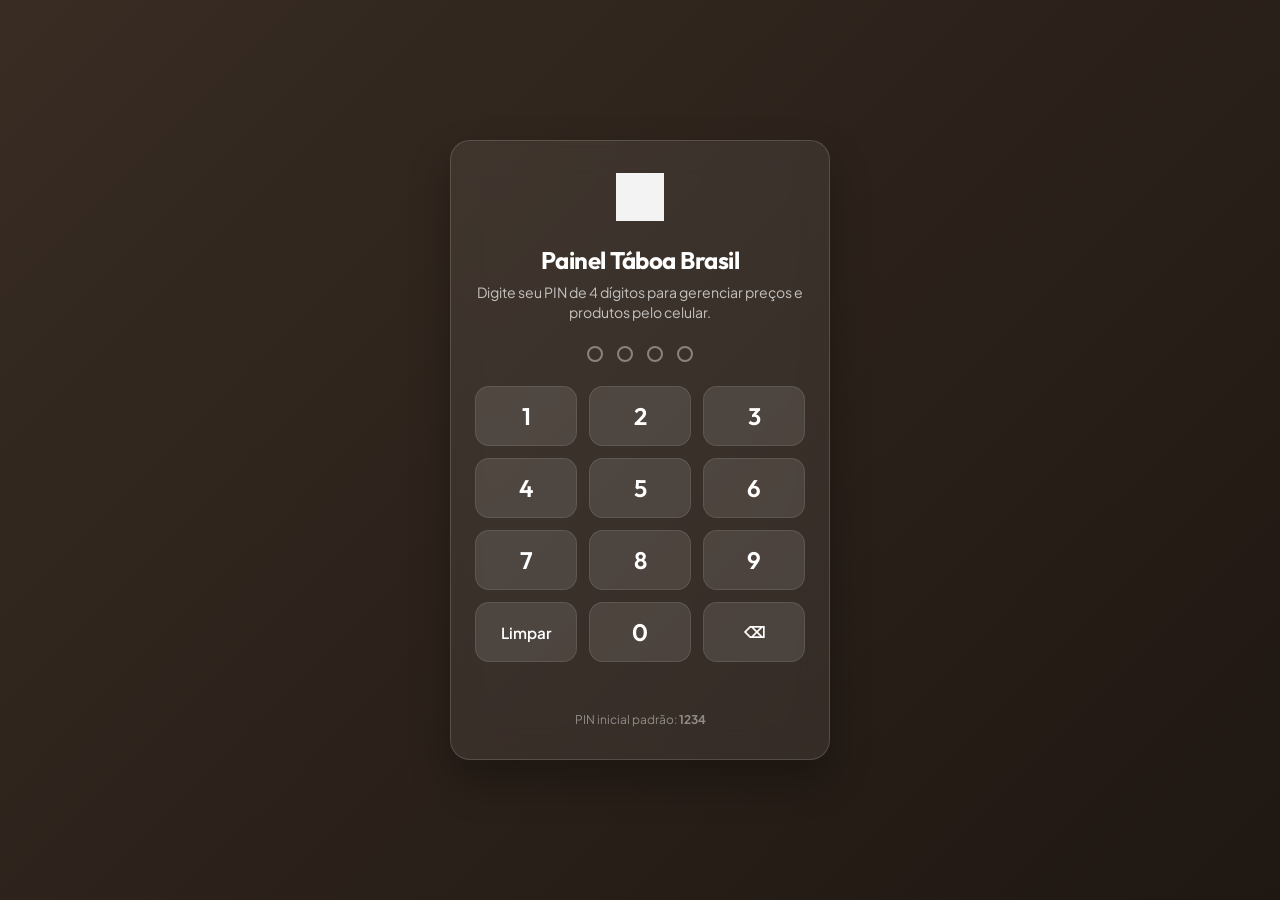
<file: admin.html>
<!DOCTYPE html>
<html lang="pt-BR">
<head>
  <meta charset="UTF-8" />
  <meta name="viewport" content="width=device-width, initial-scale=1.0, maximum-scale=1.0, user-scalable=no" />
  <title>Painel Lojista | Táboa Brasil</title>
  <meta name="description" content="Gerenciamento de produtos, fotos e preços da Táboa Brasil." />
  <link rel="icon" type="image/png" href="assets/logo.png" />

  <!-- Google Fonts: Outfit + Plus Jakarta Sans -->
  <link rel="preconnect" href="https://fonts.googleapis.com" />
  <link rel="preconnect" href="https://fonts.gstatic.com" crossorigin />
  <link href="https://fonts.googleapis.com/css2?family=Outfit:wght@500;600;700;800&family=Plus+Jakarta+Sans:wght@400;500;600;700&display=swap" rel="stylesheet" />

  <!-- Estilos do Painel -->
  <link rel="stylesheet" href="css/admin.css" />
</head>
<body>

  <!-- ==========================================================================
       1. TELA DE BLOQUEIO POR PIN (SUPER FÁCIL NO CELULAR)
       ========================================================================== -->
  <div id="admin-lock-screen" class="admin-lock-screen">
    <div class="lock-card">
      <div class="lock-logo-wrapper">
        <img src="assets/logo.png" alt="Táboa Brasil" />
      </div>
      <h1 class="lock-title">Painel Táboa Brasil</h1>
      <p class="lock-subtitle">Digite seu PIN de 4 dígitos para gerenciar preços e produtos pelo celular.</p>

      <div class="pin-display">
        <span class="pin-dot" id="dot-0"></span>
        <span class="pin-dot" id="dot-1"></span>
        <span class="pin-dot" id="dot-2"></span>
        <span class="pin-dot" id="dot-3"></span>
      </div>

      <!-- Teclado Numérico em Tela -->
      <div class="pin-keypad">
        <button type="button" class="pin-btn" data-key="1">1</button>
        <button type="button" class="pin-btn" data-key="2">2</button>
        <button type="button" class="pin-btn" data-key="3">3</button>
        <button type="button" class="pin-btn" data-key="4">4</button>
        <button type="button" class="pin-btn" data-key="5">5</button>
        <button type="button" class="pin-btn" data-key="6">6</button>
        <button type="button" class="pin-btn" data-key="7">7</button>
        <button type="button" class="pin-btn" data-key="8">8</button>
        <button type="button" class="pin-btn" data-key="9">9</button>
        <button type="button" class="pin-btn action-btn" id="btn-clear-pin">Limpar</button>
        <button type="button" class="pin-btn" data-key="0">0</button>
        <button type="button" class="pin-btn action-btn" id="btn-backspace-pin">⌫</button>
      </div>

      <div class="lock-error-msg" id="lock-error-msg"></div>
      <p class="lock-hint">PIN inicial padrão: <strong>1234</strong></p>
    </div>
  </div>

  <!-- ==========================================================================
       2. CABEÇALHO DO PAINEL
       ========================================================================== -->
  <header class="admin-header">
    <div class="admin-header-container">
      <a href="index.html" class="header-brand" title="Ver site">
        <img src="assets/logo.png" alt="Táboa Brasil" />
        <span class="header-badge" id="storage-mode-badge">Painel Lojista</span>
      </a>

      <div class="header-actions">
        <a href="index.html" class="btn-header-action" title="Abrir Vitrine Virtual">
          <svg width="15" height="15" viewBox="0 0 24 24" fill="none" stroke="currentColor" stroke-width="2"><path d="M18 13v6a2 2 0 0 1-2 2H5a2 2 0 0 1-2-2V8a2 2 0 0 1 2-2h6"></path><polyline points="15 3 21 3 21 9"></polyline><line x1="10" y1="14" x2="21" y2="3"></line></svg>
          <span>Ver Loja</span>
        </a>
        <button type="button" class="btn-header-action" id="btn-lock-admin" title="Bloquear painel">
          <svg width="15" height="15" viewBox="0 0 24 24" fill="none" stroke="currentColor" stroke-width="2"><rect x="3" y="11" width="18" height="11" rx="2" ry="2"></rect><path d="M7 11V7a5 5 0 0 1 10 0v4"></path></svg>
        </button>
      </div>
    </div>
  </header>

  <!-- ==========================================================================
       3. CONTEÚDO PRINCIPAL
       ========================================================================== -->
  <main class="admin-main">
    <!-- Estatísticas Rápidas -->
    <div class="stats-grid">
      <div class="stat-card">
        <div class="stat-value" id="stat-total-products">0</div>
        <div class="stat-label">Total de Peças</div>
      </div>
      <div class="stat-card">
        <div class="stat-value" id="stat-active-products">0</div>
        <div class="stat-label">Ativas no Site</div>
      </div>
      <div class="stat-card">
        <div class="stat-value" id="stat-paused-products">0</div>
        <div class="stat-label">Pausadas / Esgotadas</div>
      </div>
    </div>

    <!-- Banner de Ação de Cadastro -->
    <div class="action-banner">
      <div class="action-banner-text">
        <h2>Catálogo de Peças</h2>
        <p>Altere preços com 1 toque ou adicione novas peças com foto.</p>
      </div>
      <button type="button" class="btn-add-product" id="btn-open-create-modal">
        <svg width="18" height="18" viewBox="0 0 24 24" fill="none" stroke="currentColor" stroke-width="2.5"><line x1="12" y1="5" x2="12" y2="19"></line><line x1="5" y1="12" x2="19" y2="12"></line></svg>
        <span>Nova Peça</span>
      </button>
    </div>

    <!-- Filtro de Busca -->
    <div class="search-box">
      <svg viewBox="0 0 24 24" fill="none" stroke="currentColor" stroke-width="2"><circle cx="11" cy="11" r="8"></circle><line x1="21" y1="21" x2="16.65" y2="16.65"></line></svg>
      <input type="text" id="admin-search-input" placeholder="Buscar por nome ou categoria..." />
    </div>

    <div class="section-header">
      <h3 class="section-title">Suas Peças Cadastradas</h3>
    </div>

    <!-- Lista de Peças -->
    <div class="product-list" id="admin-product-list">
      <!-- Inserido dinamicamente via JS -->
    </div>
  </main>

  <!-- ==========================================================================
       4. MODAL: EDIÇÃO RÁPIDA DE PREÇO (1 CLIQUE)
       ========================================================================== -->
  <div class="modal-overlay" id="quick-price-modal">
    <div class="modal-sheet">
      <div class="modal-header">
        <div>
          <h3 class="modal-title">Alterar Preço</h3>
          <p id="quick-price-product-name" style="font-size: 0.85rem; color: var(--adm-text-muted);"></p>
        </div>
        <button type="button" class="btn-close-modal" id="btn-close-quick-price">&times;</button>
      </div>

      <div class="price-input-wrapper">
        <span class="price-currency">R$</span>
        <input type="number" step="0.01" min="0" id="quick-price-input" class="price-input-huge" placeholder="0,00" inputmode="decimal" />
      </div>

      <!-- Atalhos de ajuste rápido -->
      <div class="quick-price-chips">
        <button type="button" class="chip-btn" data-add="-10">- R$ 10</button>
        <button type="button" class="chip-btn" data-add="-5">- R$ 5</button>
        <button type="button" class="chip-btn" data-add="5">+ R$ 5</button>
        <button type="button" class="chip-btn" data-add="10">+ R$ 10</button>
      </div>

      <div class="modal-actions-row">
        <button type="button" class="btn-secondary-block" id="btn-cancel-quick-price">Cancelar</button>
        <button type="button" class="btn-primary-block" id="btn-save-quick-price">
          <svg width="18" height="18" viewBox="0 0 24 24" fill="none" stroke="currentColor" stroke-width="2"><polyline points="20 6 9 17 4 12"></polyline></svg>
          <span>Salvar Preço</span>
        </button>
      </div>
    </div>
  </div>

  <!-- ==========================================================================
       5. MODAL: CADASTRAR OU EDITAR PEÇA COMPLETA (COM FOTO DA GALERIA)
       ========================================================================== -->
  <div class="modal-overlay" id="product-form-modal">
    <div class="modal-sheet">
      <div class="modal-header">
        <h3 class="modal-title" id="form-modal-title">Cadastrar Nova Peça</h3>
        <button type="button" class="btn-close-modal" id="btn-close-form-modal">&times;</button>
      </div>

      <form id="product-form">
        <input type="hidden" id="form-product-id" />

        <!-- FOTO DIRETO DA GALERIA DO CELULAR -->
        <div class="form-group">
          <label class="form-label">Foto da Peça (Galeria ou Câmera)</label>
          <div class="photo-upload-zone" id="photo-upload-zone">
            <img id="photo-preview" class="photo-preview-image" alt="Prévia da foto" />
            
            <div class="upload-prompt" id="upload-prompt">
              <svg class="upload-icon" viewBox="0 0 24 24" fill="none" stroke="currentColor"><rect x="3" y="3" width="18" height="18" rx="2" ry="2"></rect><circle cx="8.5" cy="8.5" r="1.5"></circle><polyline points="21 15 16 10 5 21"></polyline></svg>
              <span class="upload-btn-text">📷 Escolher foto da galeria</span>
              <span class="upload-hint">Toque aqui para abrir as fotos do seu celular</span>
            </div>
            
            <!-- Input nativo do celular que abre câmera e galeria -->
            <input type="file" id="form-image-file" accept="image/*" style="display: none;" />
          </div>
          <input type="hidden" id="form-image-data" />
        </div>

        <!-- Nome da Peça -->
        <div class="form-group">
          <label class="form-label" for="form-name">Nome da Peça *</label>
          <input type="text" id="form-name" class="form-control" placeholder="Ex: Bolsa Meia Lua Mineira" required />
        </div>

        <!-- Categoria e Preço lado a lado -->
        <div style="display: grid; grid-template-columns: 1fr 1fr; gap: 10px;">
          <div class="form-group">
            <label class="form-label" for="form-category">Categoria *</label>
            <select id="form-category" class="form-control" required>
              <option value="bolsas">Bolsas</option>
              <option value="cestos">Cestos</option>
              <option value="decoracao">Decoração & Mesa</option>
            </select>
          </div>

          <div class="form-group">
            <label class="form-label" for="form-price">Preço (R$) *</label>
            <input type="number" step="0.01" min="0" id="form-price" class="form-control" placeholder="Ex: 89,90" inputmode="decimal" required />
          </div>
        </div>

        <!-- Selo / Destaque -->
        <div class="form-group">
          <label class="form-label" for="form-badge">Etiqueta de Destaque (Opcional)</label>
          <input type="text" id="form-badge" class="form-control" placeholder="Ex: Destaque, Mais Pedida, Exclusiva" />
        </div>

        <!-- Medidas -->
        <div class="form-group">
          <label class="form-label" for="form-dimensions">Medidas Aproximadas</label>
          <input type="text" id="form-dimensions" class="form-control" placeholder="Ex: 30 cm de largura x 20 cm de altura" />
        </div>

        <!-- Descrição -->
        <div class="form-group">
          <label class="form-label" for="form-description">Descrição da Peça</label>
          <textarea id="form-description" class="form-control" rows="3" placeholder="Conte os detalhes do trançado, formato ou sugestões de uso..."></textarea>
        </div>

        <div class="modal-actions-row">
          <button type="button" class="btn-secondary-block" id="btn-cancel-form">Cancelar</button>
          <button type="submit" class="btn-primary-block" id="btn-save-product">
            <svg width="18" height="18" viewBox="0 0 24 24" fill="none" stroke="currentColor" stroke-width="2"><polyline points="20 6 9 17 4 12"></polyline></svg>
            <span>Salvar Peça</span>
          </button>
        </div>
      </form>
    </div>
  </div>

  <!-- Toast Notification -->
  <div id="admin-toast" class="admin-toast">Preço atualizado com sucesso!</div>

  <!-- Scripts -->
  <script src="js/image-utils.js"></script>
  <script src="js/firebase-config.js"></script>
  <script src="js/products-store.js"></script>
  <script src="js/admin.js"></script>
</body>
</html>
</file>
<file: css/admin.css>
/* ==========================================================================
   TÁBOA BRASIL - PAINEL ADMINISTRATIVO MOBILE-FIRST
   Design acolhedor, elegante e otimizado para uso no celular.
   ========================================================================== */

:root {
  --adm-bg: #f8f6f0;
  --adm-card-bg: #ffffff;
  --adm-primary: #3d2f25;
  --adm-primary-hover: #291f18;
  --adm-accent: #c48b48;
  --adm-accent-hover: #b0793b;
  --adm-text-main: #2b2520;
  --adm-text-muted: #736960;
  --adm-border: #e6ded5;
  --adm-success: #2e7d32;
  --adm-success-bg: #edf7ed;
  --adm-danger: #c62828;
  --adm-danger-bg: #fdeded;
  --adm-warning: #ed6c02;
  --adm-warning-bg: #fff4e5;
  --adm-radius-sm: 8px;
  --adm-radius-md: 14px;
  --adm-radius-lg: 20px;
  --adm-shadow-sm: 0 2px 8px rgba(43, 37, 32, 0.05);
  --adm-shadow-md: 0 6px 18px rgba(43, 37, 32, 0.08);
  --adm-shadow-lg: 0 12px 32px rgba(43, 37, 32, 0.12);
  --font-heading: 'Outfit', sans-serif;
  --font-body: 'Plus Jakarta Sans', sans-serif;
}

* {
  box-sizing: border-box;
  margin: 0;
  padding: 0;
  -webkit-tap-highlight-color: transparent;
}

body {
  font-family: var(--font-body);
  background-color: var(--adm-bg);
  color: var(--adm-text-main);
  min-height: 100vh;
  display: flex;
  flex-direction: column;
}

/* ==========================================================================
   1. TELA DE BLOQUEIO / LOGIN COM PIN
   ========================================================================== */
.admin-lock-screen {
  position: fixed;
  inset: 0;
  background: linear-gradient(135deg, #382c23 0%, #1f1712 100%);
  color: #ffffff;
  z-index: 9999;
  display: flex;
  align-items: center;
  justify-content: center;
  padding: 24px;
  transition: opacity 0.3s ease, visibility 0.3s ease;
}

.admin-lock-screen.hidden {
  opacity: 0;
  visibility: hidden;
  pointer-events: none;
}

.lock-card {
  width: 100%;
  max-width: 380px;
  background: rgba(255, 255, 255, 0.07);
  backdrop-filter: blur(16px);
  -webkit-backdrop-filter: blur(16px);
  border: 1px solid rgba(255, 255, 255, 0.15);
  border-radius: var(--adm-radius-lg);
  padding: 32px 24px;
  text-align: center;
  box-shadow: 0 20px 40px rgba(0, 0, 0, 0.3);
}

.lock-logo-wrapper {
  margin-bottom: 20px;
}

.lock-logo-wrapper img {
  height: 48px;
  filter: brightness(0) invert(1);
  opacity: 0.95;
}

.lock-title {
  font-family: var(--font-heading);
  font-size: 1.5rem;
  font-weight: 700;
  letter-spacing: -0.5px;
  margin-bottom: 8px;
}

.lock-subtitle {
  font-size: 0.88rem;
  color: rgba(255, 255, 255, 0.7);
  margin-bottom: 24px;
  line-height: 1.4;
}

.pin-display {
  display: flex;
  justify-content: center;
  gap: 14px;
  margin-bottom: 24px;
}

.pin-dot {
  width: 16px;
  height: 16px;
  border-radius: 50%;
  border: 2px solid rgba(255, 255, 255, 0.4);
  transition: all 0.2s ease;
}

.pin-dot.filled {
  background-color: var(--adm-accent);
  border-color: var(--adm-accent);
  transform: scale(1.15);
  box-shadow: 0 0 10px rgba(196, 139, 72, 0.6);
}

.pin-keypad {
  display: grid;
  grid-template-columns: repeat(3, 1fr);
  gap: 12px;
  margin-bottom: 16px;
}

.pin-btn {
  background: rgba(255, 255, 255, 0.1);
  border: 1px solid rgba(255, 255, 255, 0.1);
  color: #ffffff;
  font-family: var(--font-heading);
  font-size: 1.5rem;
  font-weight: 600;
  height: 60px;
  border-radius: var(--adm-radius-md);
  cursor: pointer;
  display: flex;
  align-items: center;
  justify-content: center;
  transition: all 0.15s ease;
}

.pin-btn:active {
  background: var(--adm-accent);
  transform: scale(0.95);
}

.pin-btn.action-btn {
  font-size: 0.95rem;
  font-family: var(--font-body);
}

.lock-error-msg {
  color: #ff6b6b;
  font-size: 0.85rem;
  min-height: 20px;
  margin-top: 8px;
}

.lock-hint {
  font-size: 0.75rem;
  color: rgba(255, 255, 255, 0.45);
  margin-top: 14px;
}

/* ==========================================================================
   2. CABEÇALHO DO PAINEL
   ========================================================================== */
.admin-header {
  background-color: var(--adm-primary);
  color: #ffffff;
  position: sticky;
  top: 0;
  z-index: 100;
  box-shadow: var(--adm-shadow-md);
}

.admin-header-container {
  max-width: 800px;
  margin: 0 auto;
  padding: 14px 18px;
  display: flex;
  align-items: center;
  justify-content: space-between;
}

.header-brand {
  display: flex;
  align-items: center;
  gap: 12px;
  text-decoration: none;
  color: inherit;
}

.header-brand img {
  height: 32px;
  filter: brightness(0) invert(1);
}

.header-badge {
  font-size: 0.72rem;
  font-weight: 700;
  text-transform: uppercase;
  letter-spacing: 0.5px;
  background: var(--adm-accent);
  color: #ffffff;
  padding: 3px 8px;
  border-radius: 20px;
}

.header-actions {
  display: flex;
  align-items: center;
  gap: 10px;
}

.btn-header-action {
  background: rgba(255, 255, 255, 0.12);
  border: none;
  color: #ffffff;
  padding: 8px 12px;
  border-radius: var(--adm-radius-sm);
  font-size: 0.82rem;
  font-weight: 600;
  display: inline-flex;
  align-items: center;
  gap: 6px;
  cursor: pointer;
  text-decoration: none;
  transition: background 0.2s;
}

.btn-header-action:hover {
  background: rgba(255, 255, 255, 0.2);
}

/* ==========================================================================
   3. CORPO PRINCIPAL & ESTATÍSTICAS RÁPIDAS
   ========================================================================== */
.admin-main {
  flex: 1;
  max-width: 800px;
  width: 100%;
  margin: 0 auto;
  padding: 18px 16px 80px;
}

.stats-grid {
  display: grid;
  grid-template-columns: repeat(3, 1fr);
  gap: 10px;
  margin-bottom: 20px;
}

.stat-card {
  background: var(--adm-card-bg);
  border: 1px solid var(--adm-border);
  border-radius: var(--adm-radius-md);
  padding: 12px 10px;
  text-align: center;
  box-shadow: var(--adm-shadow-sm);
}

.stat-value {
  font-family: var(--font-heading);
  font-size: 1.4rem;
  font-weight: 800;
  color: var(--adm-primary);
  line-height: 1.1;
  margin-bottom: 4px;
}

.stat-label {
  font-size: 0.74rem;
  color: var(--adm-text-muted);
  font-weight: 600;
}

/* Barra de Ações Rápidas */
.action-banner {
  background: linear-gradient(135deg, #46372d 0%, #30241c 100%);
  color: #ffffff;
  border-radius: var(--adm-radius-lg);
  padding: 18px 20px;
  display: flex;
  align-items: center;
  justify-content: space-between;
  gap: 16px;
  margin-bottom: 24px;
  box-shadow: var(--adm-shadow-md);
}

.action-banner-text h2 {
  font-family: var(--font-heading);
  font-size: 1.15rem;
  font-weight: 700;
  margin-bottom: 4px;
}

.action-banner-text p {
  font-size: 0.82rem;
  color: rgba(255, 255, 255, 0.8);
}

.btn-add-product {
  background: var(--adm-accent);
  color: #ffffff;
  border: none;
  font-family: var(--font-heading);
  font-weight: 700;
  font-size: 0.95rem;
  padding: 12px 18px;
  border-radius: var(--adm-radius-md);
  cursor: pointer;
  display: inline-flex;
  align-items: center;
  gap: 8px;
  white-space: nowrap;
  box-shadow: 0 4px 12px rgba(196, 139, 72, 0.4);
  transition: transform 0.15s, background 0.2s;
}

.btn-add-product:active {
  transform: scale(0.96);
}

/* ==========================================================================
   4. LISTA DE PRODUTOS CADASTRADOS
   ========================================================================== */
.section-header {
  display: flex;
  align-items: center;
  justify-content: space-between;
  margin-bottom: 14px;
}

.section-title {
  font-family: var(--font-heading);
  font-size: 1.1rem;
  font-weight: 700;
  color: var(--adm-primary);
}

.search-box {
  position: relative;
  margin-bottom: 14px;
}

.search-box input {
  width: 100%;
  padding: 10px 14px 10px 38px;
  border: 1px solid var(--adm-border);
  border-radius: var(--adm-radius-md);
  font-size: 0.88rem;
  background: var(--adm-card-bg);
  outline: none;
  font-family: inherit;
}

.search-box svg {
  position: absolute;
  left: 12px;
  top: 50%;
  transform: translateY(-50%);
  width: 16px;
  height: 16px;
  stroke: var(--adm-text-muted);
}

.product-list {
  display: flex;
  flex-direction: column;
  gap: 12px;
}

/* Card Individual de Produto */
.adm-product-card {
  background: var(--adm-card-bg);
  border: 1px solid var(--adm-border);
  border-radius: var(--adm-radius-md);
  padding: 14px;
  display: grid;
  grid-template-columns: 84px 1fr;
  gap: 14px;
  box-shadow: var(--adm-shadow-sm);
  position: relative;
  transition: border-color 0.2s, box-shadow 0.2s;
}

.adm-product-card.paused {
  opacity: 0.65;
  background: #fdfbf7;
}

.prod-thumb-container {
  width: 84px;
  height: 84px;
  border-radius: var(--adm-radius-sm);
  overflow: hidden;
  background-color: #eee9e0;
  position: relative;
  flex-shrink: 0;
}

.prod-thumb {
  width: 100%;
  height: 100%;
  object-fit: cover;
}

.prod-badge-tag {
  position: absolute;
  top: 4px;
  left: 4px;
  background: rgba(0, 0, 0, 0.65);
  color: #ffffff;
  font-size: 0.62rem;
  font-weight: 700;
  padding: 2px 5px;
  border-radius: 4px;
  backdrop-filter: blur(4px);
}

.prod-info {
  display: flex;
  flex-direction: column;
  justify-content: space-between;
}

.prod-top-row {
  display: flex;
  align-items: flex-start;
  justify-content: space-between;
  gap: 8px;
}

.prod-name {
  font-family: var(--font-heading);
  font-size: 0.96rem;
  font-weight: 700;
  line-height: 1.25;
  color: var(--adm-text-main);
  margin-bottom: 2px;
}

.prod-category {
  font-size: 0.74rem;
  color: var(--adm-text-muted);
}

/* Botão de Preço com 1 Clique */
.price-tag-button {
  background: #f4ede4;
  border: 1px dashed var(--adm-accent);
  color: var(--adm-primary);
  font-family: var(--font-heading);
  font-size: 1.05rem;
  font-weight: 800;
  padding: 4px 10px;
  border-radius: var(--adm-radius-sm);
  cursor: pointer;
  display: inline-flex;
  align-items: center;
  gap: 6px;
  margin-top: 6px;
  width: fit-content;
  transition: all 0.15s;
}

.price-tag-button:hover,
.price-tag-button:active {
  background: var(--adm-accent);
  color: #ffffff;
  border-style: solid;
}

.price-edit-icon {
  width: 13px;
  height: 13px;
  opacity: 0.7;
}

/* Barra de Ações Rápidas do Card */
.card-actions-row {
  display: flex;
  align-items: center;
  gap: 8px;
  margin-top: 10px;
  padding-top: 10px;
  border-top: 1px solid #f0ebe4;
  grid-column: 1 / -1;
}

.btn-card-action {
  flex: 1;
  background: #fbf9f6;
  border: 1px solid var(--adm-border);
  padding: 8px 6px;
  border-radius: var(--adm-radius-sm);
  font-size: 0.78rem;
  font-weight: 600;
  color: var(--adm-text-main);
  display: inline-flex;
  align-items: center;
  justify-content: center;
  gap: 5px;
  cursor: pointer;
  transition: all 0.15s;
}

.btn-card-action:active {
  background: #ebe5dc;
}

.btn-card-action.btn-status-pause {
  color: var(--adm-warning);
}

.btn-card-action.btn-status-active {
  color: var(--adm-success);
}

.btn-card-action.btn-delete {
  flex: 0 0 38px;
  color: var(--adm-danger);
}

/* ==========================================================================
   5. MODAL DE EDIÇÃO RÁPIDA DE PREÇO
   ========================================================================== */
.modal-overlay {
  position: fixed;
  inset: 0;
  background: rgba(0, 0, 0, 0.6);
  backdrop-filter: blur(6px);
  z-index: 1000;
  display: flex;
  align-items: flex-end; /* Abre como gaveta no celular */
  justify-content: center;
  opacity: 0;
  visibility: hidden;
  transition: all 0.25s ease;
}

@media (min-width: 600px) {
  .modal-overlay {
    align-items: center;
    padding: 20px;
  }
}

.modal-overlay.active {
  opacity: 1;
  visibility: visible;
}

.modal-sheet {
  background: #ffffff;
  width: 100%;
  max-width: 500px;
  border-radius: 24px 24px 0 0;
  padding: 24px 20px 32px;
  box-shadow: var(--adm-shadow-lg);
  transform: translateY(100%);
  transition: transform 0.3s cubic-bezier(0.16, 1, 0.3, 1);
  max-height: 90vh;
  overflow-y: auto;
}

@media (min-width: 600px) {
  .modal-sheet {
    border-radius: var(--adm-radius-lg);
    transform: translateY(20px);
  }
}

.modal-overlay.active .modal-sheet {
  transform: translateY(0);
}

.modal-header {
  display: flex;
  align-items: center;
  justify-content: space-between;
  margin-bottom: 16px;
}

.modal-title {
  font-family: var(--font-heading);
  font-size: 1.25rem;
  font-weight: 700;
  color: var(--adm-primary);
}

.btn-close-modal {
  background: #f2eee9;
  border: none;
  width: 34px;
  height: 34px;
  border-radius: 50%;
  cursor: pointer;
  display: flex;
  align-items: center;
  justify-content: center;
  color: var(--adm-text-muted);
}

/* Área de input de preço gigante */
.price-input-wrapper {
  background: #fbf9f5;
  border: 2px solid var(--adm-accent);
  border-radius: var(--adm-radius-md);
  padding: 16px;
  display: flex;
  align-items: center;
  justify-content: center;
  gap: 8px;
  margin-bottom: 16px;
}

.price-currency {
  font-family: var(--font-heading);
  font-size: 1.8rem;
  font-weight: 800;
  color: var(--adm-accent);
}

.price-input-huge {
  border: none;
  background: transparent;
  font-family: var(--font-heading);
  font-size: 2.2rem;
  font-weight: 800;
  color: var(--adm-primary);
  width: 160px;
  outline: none;
}

/* Botões de Atalho para alterar preço */
.quick-price-chips {
  display: flex;
  gap: 8px;
  margin-bottom: 20px;
}

.chip-btn {
  flex: 1;
  background: #f5efe6;
  border: 1px solid var(--adm-border);
  padding: 8px 0;
  border-radius: var(--adm-radius-sm);
  font-size: 0.84rem;
  font-weight: 700;
  color: var(--adm-primary);
  cursor: pointer;
}

.chip-btn:active {
  background: var(--adm-accent);
  color: #ffffff;
}

/* ==========================================================================
   6. FORMULÁRIO DE CADASTRO COM FOTO DA GALERIA
   ========================================================================== */
.form-group {
  margin-bottom: 16px;
}

.form-label {
  display: block;
  font-size: 0.82rem;
  font-weight: 700;
  color: var(--adm-primary);
  margin-bottom: 6px;
}

.form-control {
  width: 100%;
  padding: 12px 14px;
  border: 1px solid var(--adm-border);
  border-radius: var(--adm-radius-sm);
  font-family: inherit;
  font-size: 0.9rem;
  background: #ffffff;
  outline: none;
  transition: border-color 0.2s;
}

.form-control:focus {
  border-color: var(--adm-accent);
}

/* Caixa de Upload Amigável */
.photo-upload-zone {
  border: 2px dashed var(--adm-accent);
  background: #fdfaf6;
  border-radius: var(--adm-radius-md);
  padding: 20px;
  text-align: center;
  cursor: pointer;
  position: relative;
  overflow: hidden;
  transition: background 0.2s;
}

.photo-upload-zone:active {
  background: #f7eedf;
}

.photo-preview-image {
  width: 100%;
  height: 200px;
  object-fit: cover;
  border-radius: var(--adm-radius-sm);
  display: none;
  margin-bottom: 10px;
}

.photo-preview-image.visible {
  display: block;
}

.upload-prompt {
  display: flex;
  flex-direction: column;
  align-items: center;
  gap: 8px;
}

.upload-icon {
  width: 44px;
  height: 44px;
  color: var(--adm-accent);
  stroke-width: 1.6;
}

.upload-btn-text {
  font-family: var(--font-heading);
  font-size: 1rem;
  font-weight: 700;
  color: var(--adm-primary);
}

.upload-hint {
  font-size: 0.78rem;
  color: var(--adm-text-muted);
}

/* Botões do Formulário */
.modal-actions-row {
  display: flex;
  gap: 10px;
  margin-top: 24px;
}

.btn-primary-block {
  flex: 1;
  background: var(--adm-primary);
  color: #ffffff;
  border: none;
  font-family: var(--font-heading);
  font-size: 1rem;
  font-weight: 700;
  padding: 14px;
  border-radius: var(--adm-radius-md);
  cursor: pointer;
  display: flex;
  align-items: center;
  justify-content: center;
  gap: 8px;
  transition: background 0.2s;
}

.btn-primary-block:active {
  background: var(--adm-primary-hover);
}

.btn-secondary-block {
  background: #ede7df;
  color: var(--adm-primary);
  border: none;
  font-family: var(--font-heading);
  font-size: 1rem;
  font-weight: 600;
  padding: 14px 20px;
  border-radius: var(--adm-radius-md);
  cursor: pointer;
}

/* ==========================================================================
   7. TOAST DE NOTIFICAÇÃO
   ========================================================================== */
.admin-toast {
  position: fixed;
  bottom: 24px;
  left: 50%;
  transform: translateX(-50%) translateY(100px);
  background: #2b2520;
  color: #ffffff;
  padding: 12px 20px;
  border-radius: 30px;
  font-size: 0.88rem;
  font-weight: 600;
  display: flex;
  align-items: center;
  gap: 8px;
  box-shadow: 0 10px 25px rgba(0, 0, 0, 0.25);
  z-index: 99999;
  opacity: 0;
  transition: all 0.3s cubic-bezier(0.16, 1, 0.3, 1);
  white-space: nowrap;
}

.admin-toast.show {
  transform: translateX(-50%) translateY(0);
  opacity: 1;
}

.admin-toast.success {
  background: #1b5e20;
}
</file>
